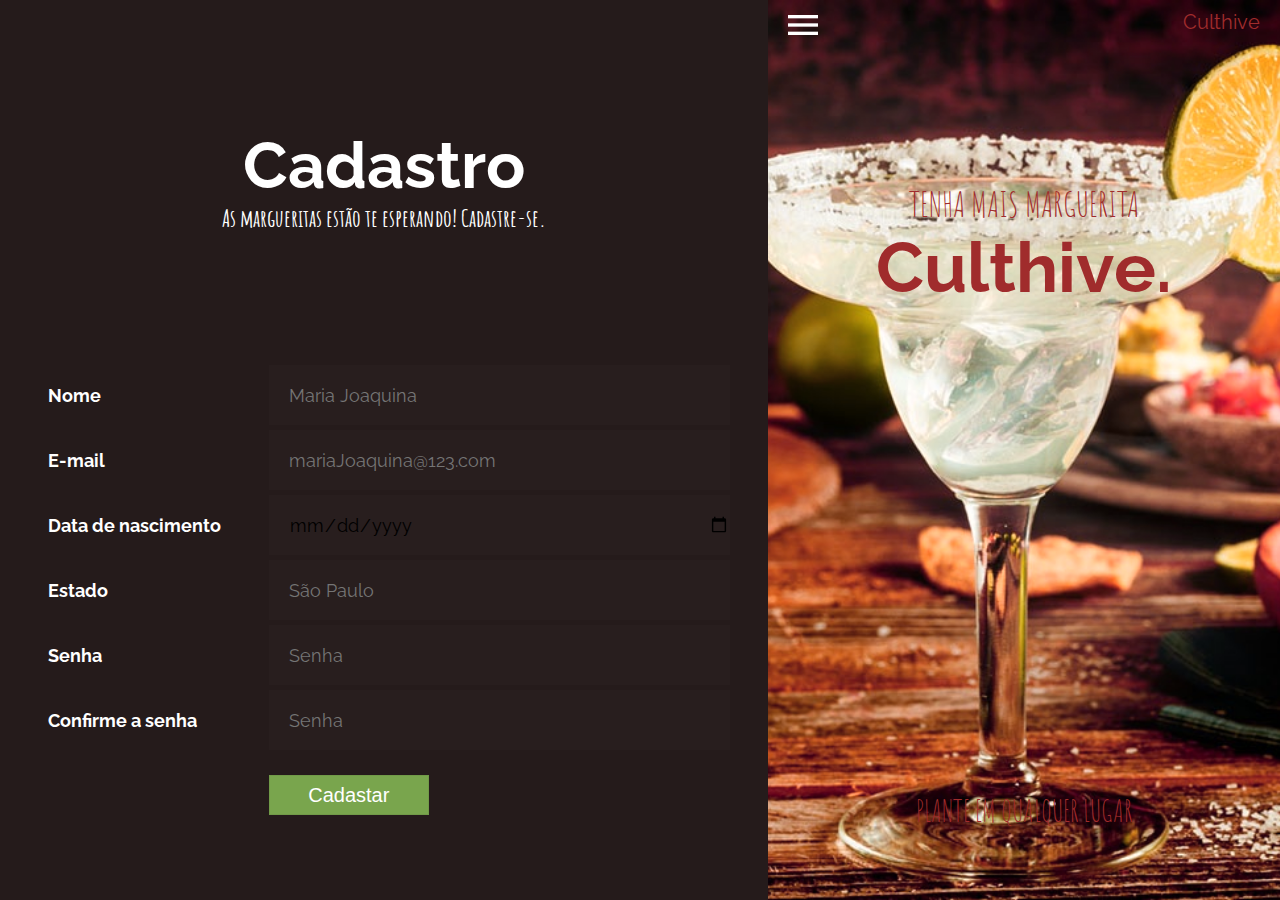
<file: listadeexercicio-main/Cadastro/index.html>
<!DOCTYPE html>
<html lang='pt-br'>
    <head>
        <meta charset='UTF-8' />
        <meta name="viewport" content="width=device-width, initial-scale=1.0">
        <title>Cadastre-se | Site</title>
        <link rel='stylesheet' href='./css/index.css'>
    </head>
    <body>
        <div class='container'>
            <section class='formulario'>
                <form>
                    <div class='titulo'>
                        <h1>Cadastro</h1>
                        <h2>As margueritas estão te esperando! Cadastre-se.</h2>
                    </div>
                    <section>
                        <div>
                            <label for='nome'><span>Nome</span></label>
                            <label for='email'><span>E-mail</span></label>
                            <label for='data'><span>Data de nascimento</span></label>
                            <label for='estado'><span>Estado</span></label>
                            <label for='senha'><span>Senha</span></label>
                            <label for='confSenha'><span>Confirme a senha</span></label>
                        </div>
                        <div>
                            <input type='text' placeholder='Maria Joaquina' id='nome' class='input' required/>
                            <input type='email' placeholder='mariaJoaquina@123.com' id='email' class='input' required/>
                            <input type='date' placeholder='Dez 10, 2001' id='data' class='input' required/>
                            <input type='text' placeholder='São Paulo' id='estado' class='input' required/>
                            <input type='password' placeholder='Senha' id='senha' class='input' required/>
                            <input type='password' placeholder='Senha' id='confSenha' class='input' required/>
                            <button type='submit'>Cadastar</button>
                        </div>
                    </section>
                </form>
            </section>
            <section class='flier'>
                <div class='flier-overlay'>
                    <header>
                        <a href='#'>
                            <img src='./image/list.svg' alt='botão de menu' />
                        </a>
                        <span>Culthive</span>
                    </header>
                    <main>
                        <section>
                            <span>TENHA MAIS MARGUERITA</span>
                            <h1>Culthive.</h1>
                        </section>
                        <span>PLANTE EM QUALQUER LUGAR</span>
                    </main>
                </div>
                <img src='./image/marguerita.png' alt=''/>
            </section>
        </div>
    </body>
</html>
</file>
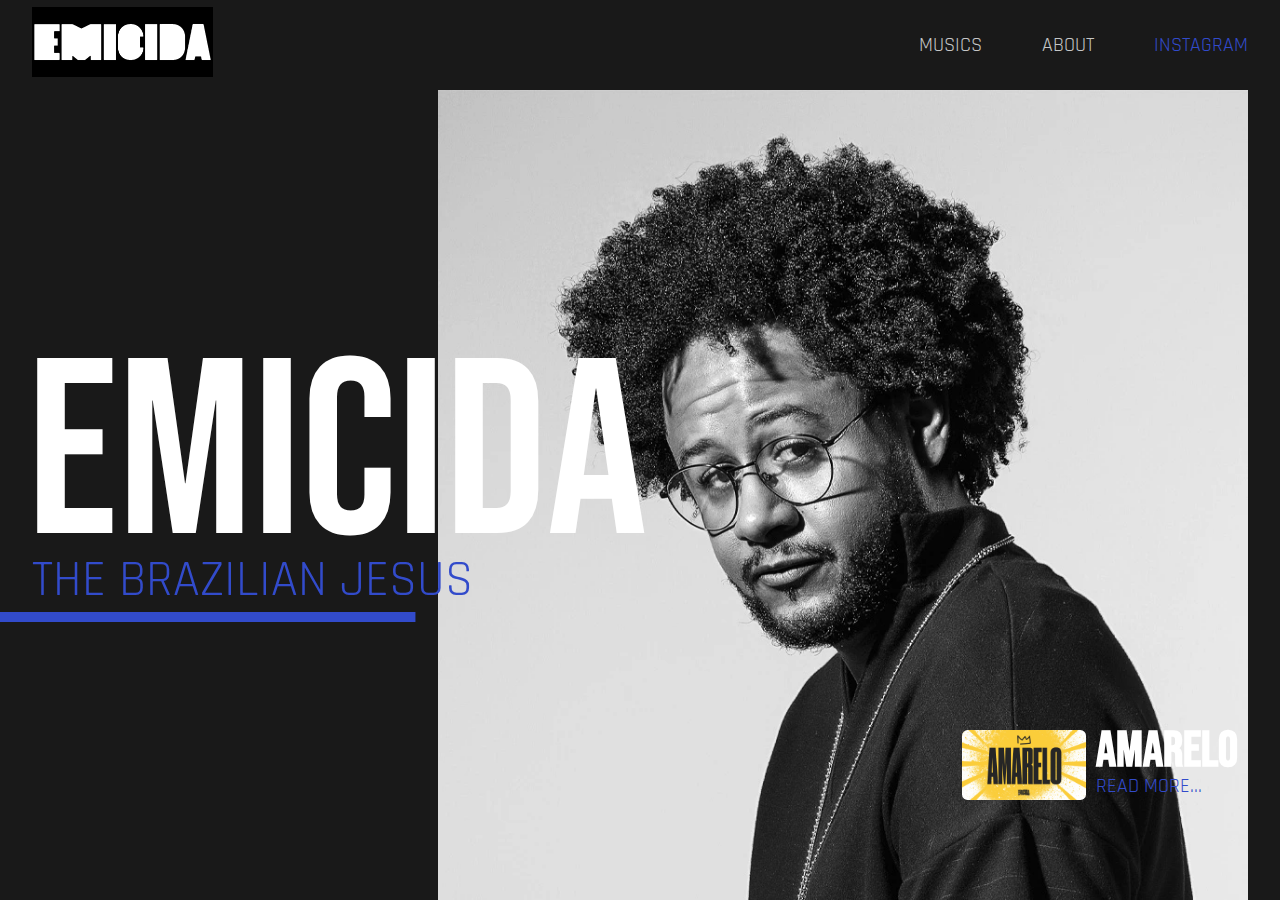
<file: listadeexercicio-main/Hideo/index.html>
<!DOCTYPE html>
<html lang="pt-br">
<head>
    <meta charset="UTF-8">
    <meta name="viewport" content="width=device-width, initial-scale=1.0">
    <link rel='shortcut icon' href='./image/logo.png' />
    <link rel='stylesheet' href='./css/index.css' />
    <title>EMICIDA THE JESUS BRAZILIAN</title>
</head>
<body>
    <section>
        <header class='menu'>
            <nav>
                <a href="#" id='logo'>
                    <img src="./image/logo.png" alt="" />
                </a>
                <div>
                    <a href="#" target="_blank">
                        MUSICS
                    </a>
                    <a href="#" target="_blank">
                        ABOUT
                    </a>
                    <a href="https://www.instagram.com/emicida/?hl=pt-br" target="_blank">
                        INSTAGRAM
                    </a>
                </div>
            </nav>
        </header>
        <main class='corpo'>
            <div class="perfil">
                <div class='text'>
                    <span>
                        EMICIDA
                    </span>
                    <span>
                        THE BRAZILIAN JESUS
                    </span>
                </div>
                <div class='preview'>
                    <article>
                        <img src="./image/death.png" alt="">
                        <main>
                            <h1>AMARELO</h1>
                            <a href="#">
                                <span>READ MORE...</span>
                            </a>
                        </main>
                    </article>
                </div>
            </div>
        </main>
    </section>
</body>
</html>
</file>
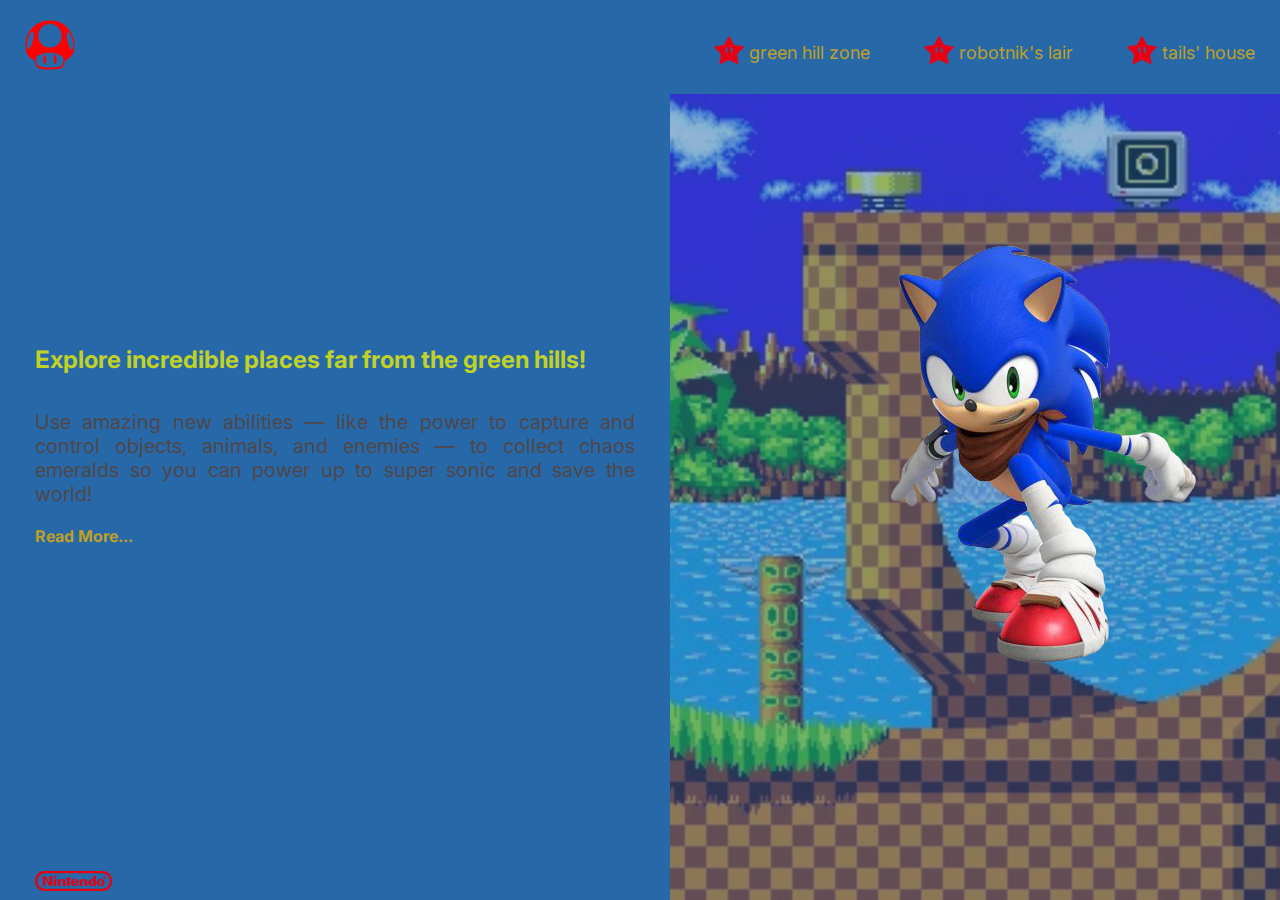
<file: listadeexercicio-main/Landing/index.html>
<!DOCTYPE html>
<html lang="pt-br">
<head>
    <meta charset="UTF-8">
    <meta name="viewport" content="width=device-width, initial-scale=1.0">
    <link rel='shortcut icon' href='./image/iconTab.png' />
    <title>Super Mario Universe</title>
    <link rel='stylesheet' href='./css/index.css' />
</head>
<body>
    <section class='landing'>
        <nav>
            <a href="" id='logo'>
                <img src='./image/logo.png' alt='logo' />
            </a>
            <div>
                <a href=""><img src="./image/star.png" alt=""> green hill zone</a>
                <a href=""><img src="./image/star.png" alt=""> robotnik's lair</a>
                <a href=""><img src="./image/star.png" alt=""> tails' house</a>
            </div>
        </nav>
        <main>
            <article>
                <div>
                    <h1>Explore incredible places far from the green hills!</h1>
                    <p>Use amazing new abilities — like the power to capture and control objects, animals, and enemies — to collect chaos emeralds so you can power up to super sonic and save the world!</p>
                    <a href="">Read More...</a>
                </div>
                <footer>
                    <a href="https://www.nintendo.com/pt_BR/" target="_blank">
                        <img src="./image/nintendo.png" alt="nintendo">
                    </a>
                    <a href=""></a>
                </footer>
            </article>
            <div id="character">
                <img src="./image/mario.png" alt="">
            </div>
            <div id='bg'>
                <img src="./image/bg.png" alt="" >
            </div>
        </main>
    </section>
</body>
</html>
</file>
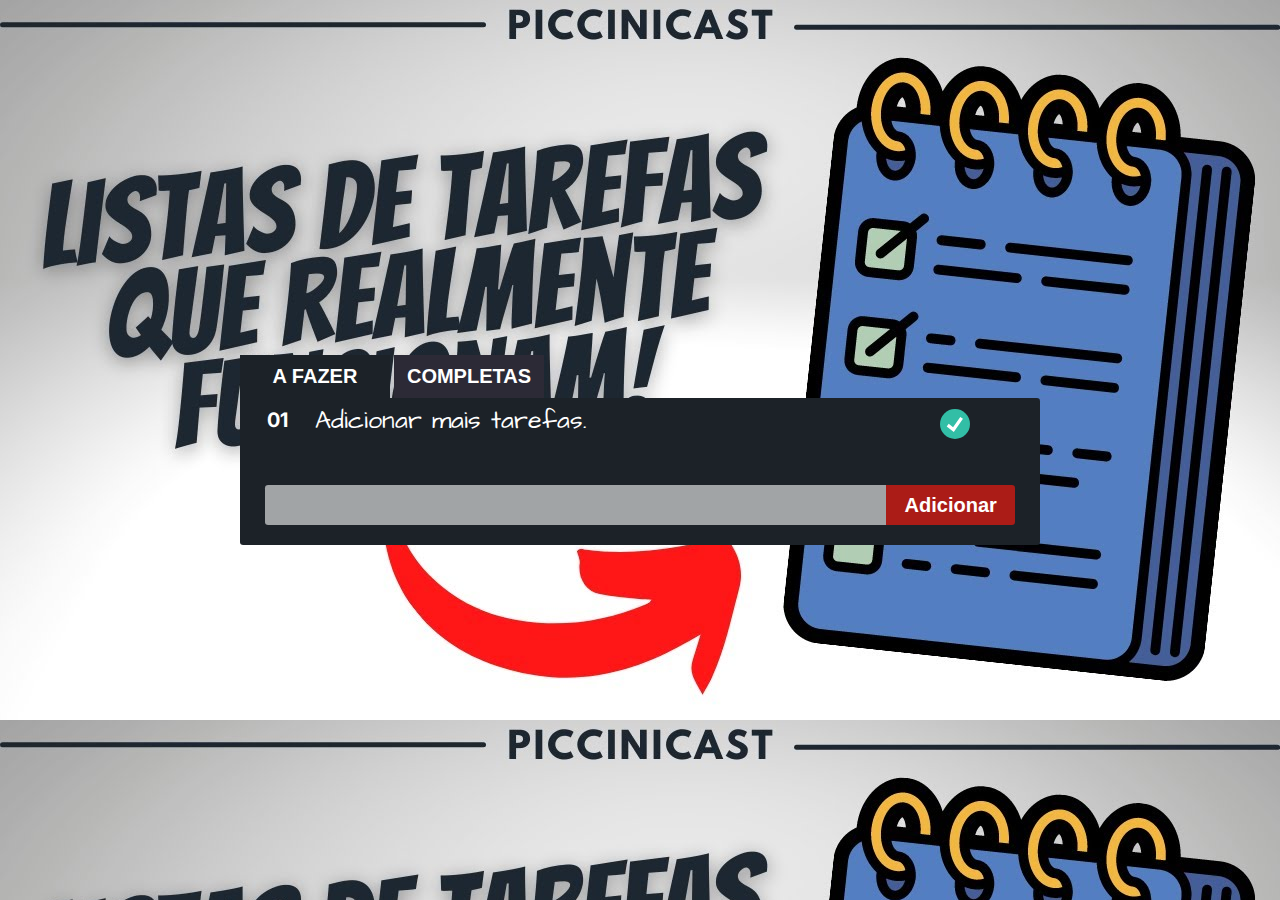
<file: listadeexercicio-main/Lista/index.html>
<!DOCTYPE html>
<html lang='pt-br'>
    <head>
        <meta charset='utf-8' />
        <meta name="viewport" content="width=device-width, initial-scale=1.0">
        <title>Lista</title>
        <script src='./javascript/index.js' defer ></script>
        <link rel='stylesheet' href='./css/index.css' />
    </head>
    <body>
        <main class="container">
            <nav>
                <button class="tab-button" onclick="LoadList(JSON.parse(localStorage.getItem('lists')).tasks);" id='tasks'>A FAZER</button>
                <button class="tab-button" onclick="LoadList(JSON.parse(localStorage.getItem('lists')).complete, false);" id='complete'>COMPLETAS</button>
            </nav>
            <ul class="list-container">
                <li class="list-item">
                    <h2>1</h2>
                    <span>Titulo 1</span>
                    <button class="list-item-complete">X</button>
                </li>
            </ul>
            <form onsubmit="AddTask()" action="" id='addTask'>
                <div class="list-item">
                    <input type="text" name="" id="item" required>
                    <button type="submit">Adicionar</button>
                </div>
            </form>
        </main>
    </body>
</html>
</file>
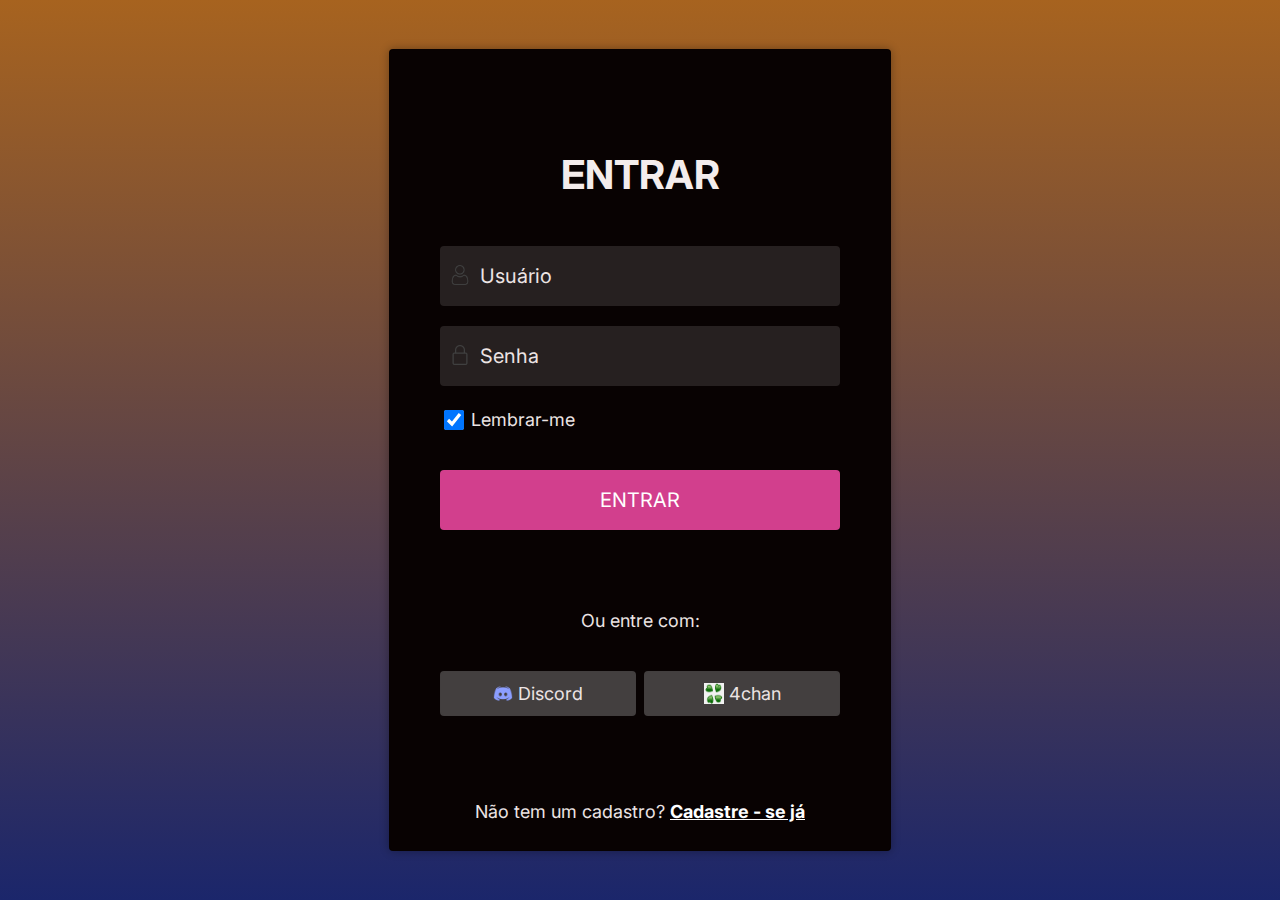
<file: listadeexercicio-main/Login/index.html>
<!DOCTYPE html>
<html lang='pt-br'>
    <head>
        <meta name="viewport" content="width=device-width, initial-scale=1.0">
        <meta charset='UTF-8' />
        <title>Formulario | Site</title>
        <link rel='stylesheet' href='./index.css'/>
    </head>
    <body>
        <main class='login'>
            <section>
                <form onsubmit="alert('parabéns! voce entrou no ifms')" method="GET">
                    <h1>ENTRAR</h1>
                    <img src='./image/user.png' id='user-img' alt='Usuario'/>
                    <input type='text' id='user' placeholder='Usuário' required/>
                    <img src='./image/lock.png' id='password-img' alt='Cadeado'/>
                    <input type='password' id='password' placeholder='Senha' required/>
                    <input type="checkbox" checked id='remember' />
                    <span>Lembrar-me</span>
                    <input type='submit' value='ENTRAR' />
                    <span>Ou entre com:</span>
                    <div>
                        <button id='google'><div><img src='./image/facebook.png' alt='Logo Facebook' /><span>Discord</span></div></button>
                        <button id='google'><div><img src='./image/google.png' alt='Logo Google' /><span>4chan</span></div></button>
                    </div>
                    <span>Não tem um cadastro? <a href='#'>Cadastre&nbsp;-&nbsp;se&nbsp;já</a></span>
                </form>
            </section>
        </main>
    </body>
</html>
</file>
<file: listadeexercicio-main/Cadastro/css/index.css>
@import url('https://fonts.googleapis.com/css2?family=Raleway:wght@300&display=swap');
@import url('https://fonts.googleapis.com/css2?family=Amatic+SC&display=swap');
body{
    margin: 0;
    padding: 0;
    height: 100vh;
    background: rgb(242, 242, 242);
}
.container{
    display: flex;
}

/* #redion FORMULARIO */
.container .formulario{
    margin: 0;
    height: 100vh;
    width: 60vw;
    background: rgb(37, 27, 27);
    color: white;
}
.formulario .titulo{
    margin: auto;
    text-align: center;
    display: flex;
    flex-direction: column;
    flex-wrap: wrap;
    justify-content: center;
    align-items: center;
    height: 40vh;
}
.formulario .titulo h1{
    font-family: 'Raleway';
    font-size: 65px;
    margin: 0;
    display: block;
}
.formulario .titulo h2{
    display: block;
    font-family: 'Amatic SC';
    margin: 0;
}
.formulario form section{
    margin: 0;
    padding: 0;
    display: flex;
    flex-direction: row;
    flex-wrap: wrap;
    justify-content: center;
    align-items: flex-start;
    padding-bottom: 50px;
}

.formulario div:first-of-type{
    width: 30%;
}
.formulario div:last-of-type{
    width: 60%;
}
.formulario div label{
    font-family: 'Raleway';
    font-size: 18px;
    font-weight: bold;
    display: flex;
    margin: 5px 0;
    margin-left: 10px;
    align-items: center;
    height: 60px;
}
.formulario div label span{
    display: block;
}
.formulario div .input{
    font-family: 'Raleway';
    font-size: 18px;
    background: rgba(146, 127, 127, 0.035);
    height: 60px;
    display: block;
    margin: 5px 10px 5px 0;
    padding: 0;
    border: 0;
    width: 100%;
}
.formulario div input[type=text], input[type=password], input[type=email]{
    text-indent: 20px;
}
.formulario div input[type=date]{
    text-indent: 10px;
}
.formulario div button{
    outline: none;
    border: solid 1px rgba(0, 0, 0, 0.063);
    background: #79a54d;
    color: white;
    height: 40px;
    width: 160px;
    font-size: 20px;
    margin-top: 20px;
}
.formulario div button:hover{
    cursor: pointer;
    background: hsl(90, 49%, 57%);
}
/* #endredion FORMULARIO */
/* #region FLIER */
.container .flier{
    position: relative;
    height: 100vh;
    width: 40vw;
    background: rgb(41, 36, 36);
}
.flier img{
    position: absolute;
    width: 100%;
    height: 100%;
    filter: hue-rotate(-20deg);
    object-fit: cover;
    top:0;
    z-index: 1;
}
.flier-overlay{
    z-index: 2;
    height: 100vh;
    position: relative;
    color: rgb(160, 44, 44);
}
.flier-overlay header{
    font-family: 'Raleway';
    display: flex;
    justify-content: space-between;
    margin: 0px 20px;
    padding-top: 10px;
}
.flier-overlay header a img{
    position: relative;
    width: 30px;
    height: auto;
    object-fit: contain;
}
.flier-overlay header span{
    font-size: 20px;
}
.flier-overlay main span{
    font-family: 'Amatic SC';
}
.flier-overlay main section{
    position: absolute;
    top: 30%;
    left: 50%;
    transform: translate(-50%, -70%);
    text-align: center;
}
.flier-overlay main section span{
    font-size: 35px
}
.flier-overlay main section h1{
    font-family: 'Raleway';
    font-size: 70px;
    margin: 0;
}
.flier-overlay main span:last-child{
    position: absolute;
    top: 90%;
    left: 50%;
    transform: translate(-50%, -50%);
    font-size: 30px;
}
/* #endregion FLIER */

/* Responsividade */
@media only screen and (max-width: 900px){
    body{
        height: auto;
    }
    .container{
        height: 100%;
        flex-direction: column-reverse;
        
    }
    .container .formulario{
        width: 100%;
        height: 100%;
    }
    .formulario .titulo:last-of-type{
        height: 15vh;
        width: 300px;
    }
    .container .flier{
        width: 100%;
        height: 30vh;
    }
    .flier-overlay{
        height: 40%;
    }
    .flier-overlay header{
        margin: 0px 10px;
    }
    .flier-overlay header span{
        display: none;
    }
    .flier-overlay main section{
        top: 90%;
        left: 50%;
        transform: translate(-50%, -20%);
        text-align: center;
    }
    .flier-overlay main span:last-child{
        display: none;
    }
    .flier-overlay main section span{
        display: none;
    }
}
@media only screen and (max-width: 400px){
    .container .flier{
        width: 100%;
        height: 30vh;
    }
    .flier-overlay main section h1{
        font-family: 'Raleway';
        font-size: 60px;
        margin: 0;
    }
    .formulario .titulo h1{
        font-size: 30px;
    }
    .formulario div label, .formulario div .input{
        font-size: 15px;
    }
}
</file>
<file: listadeexercicio-main/Hideo/css/index.css>
@import url('https://fonts.googleapis.com/css2?family=Rajdhani&display=swap');
@import url('https://fonts.googleapis.com/css2?family=Bebas+Neue&display=swap');
:root{
    --main-color: #191919;
    --text-color: #c5c7c7;
    --text-color-2: white;
    --highlight-color: #324bcb;
    --text-size-title: 250px;
    --text-size-subtitle: 50px;
    --text-size-links: 20px;
}
body{
    margin: 0px;
    padding: 0px;
    height: 100vh;
}
section{
    height: 100vh;
    background: var(--main-color);
    display: flex;
    flex-direction: column;
    align-items: center;
}

.menu{
    width: 95%;
    height: 10%;
}
.menu nav{
    height: 100%;
    display: flex;
    justify-content: space-between;
    align-items: center;
}
.menu nav a{
    font-size: var(--text-size-links);
    font-family: 'Rajdhani';
    color: var(--text-color);
    text-decoration: none;
    margin-left: 55px;
}
.menu nav a:hover{
    color: var(--text-color-2);
}
.menu nav a:last-of-type{
    color: var(--highlight-color);
}
.menu nav a:last-of-type:hover{
    color: var(--text-color-2);
}
#logo{
    margin: 0;
}
#logo img{
    height: 70px;
    filter: invert();
}
.corpo{
    height: 90%;
    position: relative;
    width: 95%;
    display: flex;
    flex-direction: row;
    justify-content: space-between;
    margin: 0;
    padding: 0;
}
.perfil{
    width: 100%;
    color: var(--text-color-2);
    display: flex;
    flex-direction: row;
    justify-content: center;
    background-image: url('../image/kojima.png');
    background-size: contain;
    background-repeat: no-repeat;
    background-position: right bottom;
}
.text{
    align-self: center;
    display: flex;
    flex-direction: column;
    width: 70%;
}
.text span:nth-of-type(1){
    font-family: 'Bebas Neue';
    font-size: var(--text-size-title);
    line-height: 180px;
    margin: 0;
    padding: 0;
    transform: translateX(-5px);
}
.text span:nth-of-type(2){
    font-family: 'Rajdhani';
    font-size: var(--text-size-subtitle);
    color: var(--highlight-color)
}
.text span:nth-of-type(2)::after{
    display: block;
    content: "";
    transform: translateX(-10%);
    width: 50%;
    height: 10px;
    background-color: var(--highlight-color);
}
.preview{
    height: auto;
    width: 30%;
    height: 100%;
    display: flex;
    justify-content: flex-end;
    align-items: flex-end;
}
.preview article{
    height: 70px;
    margin-bottom: 100px;
    display: flex;
    align-items: flex-start;
    color: var(--text-color-2);
}
.preview article main{
    font-family: 'Bebas Neue';
    padding: 0 10px;
    display: flex;
    flex-direction: column;
    justify-content: flex-start;
    align-items: flex-start;
}
.preview article img{
    height: 70px;
    border-radius: .35rem;
}
.preview article main h1{
    vertical-align: bottom;
    line-height: 85%;
    height: 70%;
    font-size: var(--text-size-subtitle);
    margin: 0;
}
.preview article main a{
    color: var(--highlight-color);
    text-decoration: none;
}
.preview article main a:hover{
    color: var(--text-color-2);
}
.preview article main a span{
    width: auto;
    display: block;
    font-family: 'Rajdhani';
    font-size: var(--text-size-links);
    margin: 0;
    padding: 0;
}
@media only screen and (max-width: 600px) {
    :root{
        --main-color: #191919;
        --text-color: #c5c7c7;
        --text-color-2: white;
        --highlight-color: #324bcb;
        --text-size-title: 100px;
        --text-size-subtitle: 30px;
        --text-size-links: 15px;
    }
    #logo{
        height: 100%;
        display: flex;
        align-items: center;
    }
    #logo img{
        height: 90%;
    }
    .menu nav div{
        width: 100%;
        display: flex;
        flex-direction: row;
        justify-content: space-evenly;
    }
    .menu nav a{
        font-size: var(--text-size-links);
        font-family: 'Rajdhani';
        color: var(--text-color);
        text-decoration: none;
        margin-left: 25px;
    }
    .menu nav a:nth-of-type(3){
        display: none;
    }
    .corpo{
        justify-content: flex-start;
        align-items: flex-start;
    }
    .perfil{
        height: 100%;
        justify-content: flex-start;
        align-items: flex-start;
    }
    .text{
        align-self: center;
        display: flex;
        flex-direction: column;
        width: 95%;
        height: 95%;
    }
    .text span:nth-of-type(1){
        font-family: 'Bebas Neue';
        font-size: var(--text-size-title);
        line-height: 80px;
    }
    .text span:nth-of-type(2)::after{
        display: block;
        content: "";
        transform: translateX(-36%);
        width: 70%;
        height: 10px;
        background-color: var(--highlight-color);
    }
    .preview{
        display: none;
    }
}
</file>
<file: listadeexercicio-main/Landing/css/index.css>
@import url('https://fonts.googleapis.com/css2?family=Inter&display=swap');
        :root{
            --bg-color: rgb(39, 104, 169);
            --text-color: #bea027;
            --text-color-hover: #ffc9ca;
            --text-menu-size: 18px;
            --text-title-size: 24px;
            --text-subtitle-size: 20px;
            --text-subtitle-color: #504748;
        }
        body{
            font-family: 'Inter';
            margin:0;
            padding: 0;
            background: var(--bg-color);
        }
        .landing{
            width: 100%;
            height: 100vh;
            display: flex;
            flex-direction: column;

        }
        .landing nav{
            z-index: 2;
            height: auto;
            display: flex;
            flex-direction: row;
            justify-content: space-between;
            align-items: center;
            width: 100%;
        }
        .landing nav div a{
            position: relative;
            margin: 0px 25px;
            text-decoration: none;
            font-size: var(--text-menu-size);
            color: var(--text-color);
            transition: .2s color ease-in-out;
        }
        .landing nav div a:hover{
            color: var(--text-color-hover);
        }
        .landing nav div a img{
            transition: .2s filter ease-in-out;
            filter: invert(16%) sepia(70%) saturate(4646%) hue-rotate(345deg) brightness(89%) contrast(121%);
            transform: translateY(18%);
            width: 30px;
        }
        .landing nav div a:hover img{
            filter: invert(93%) sepia(17%) saturate(1607%) hue-rotate(292deg) brightness(112%) contrast(108%);        }

        #logo{
            margin: 20px 25px;
        }
        #logo img{
            width: 50px;
        }
        .landing main{
            height: 100%;
            display: flex;
            flex-direction: row;
        }
        .landing main article{
            display: flex;
            flex-direction: column;
            justify-content: center;
            align-self: center;
            margin: 0 35px;
            max-width: 600px;
            height: 100%;
        }
        .landing main article div{
            flex: 6;
            display: flex;
            flex-direction: column;
            justify-content: center;
        }
        .landing main article div h1{
            font-size: var(--text-title-size);
            color:#c0d127;
        }
        .landing main article div p{
            color: var(--text-subtitle-color);
            font-size: var(--text-subtitle-size);
            text-align: justify;
        }
        .landing main article div a{
            color: var(--text-color);
            font-size: var(--text-subtitle-size) -2;
            text-decoration: none;
            font-weight: bold;
            width: 100px;
        }
        .landing main article div a:hover{
            color: var(--text-color-hover);
        }
        .landing main article footer{
            display: flex;
            align-items: flex-end;
            flex: 1;
            margin-bottom: 5px;
        }
        .landing main article footer a img{
            max-height: 20px;
        }
        .landing main div{
            width: 100%;
        }
        #bg{
            overflow: hidden;
        }
        #bg img{
            z-index: 1;
            width: 100%;
            height: 100%;
            object-fit: cover;
            filter: opacity(.5);
        }
        #character{
            z-index: 1;
            position: absolute;
            top: 20%;
            left: 60%;
            width: auto;
            animation: Mario 1s infinite alternate ease-in-out;
        }
        @keyframes Mario{
            from {
                transform: rotate(-.5deg);
            }
            to {
                transform: rotate(.5deg);
            }
        }
</file>
<file: listadeexercicio-main/Lista/css/index.css>
@import url('https://fonts.googleapis.com/css2?family=Architects+Daughter&family=Inter&display=swap');
:root{
    --text-color-1: white;
    --main-container-color: #b5179e;
    --color1: #f72585;
    --color2: #2c2a36;
    --color3: #374f56;
    --color4: #1c2228;
    --radius: .20rem;
}
body{
    font-family: 'Inter';
    padding: 0;
    margin: 0;
    background-image: url("../image/blackjesus.jpg");
    color: white;
    min-height: 100vh;
    display: flex;
    flex-direction: column;
    justify-content: center;
    align-items: center;
}
.tab-button{
    outline: none;
    border: none;
    padding: 10px;
    width: 150px;
    color: var(--text-color-1);
    background: var(--color2);
    font-size: 20px;
    font-weight: bold
}
.tab-button:disabled{
    background: var(--color4);
}
.container{
    margin: 0 20px;
    width: 800px;
}
.list-container{
    margin: 0;
    padding: 0px;
    background: var(--color4);
    border-top-right-radius: var(--radius);
}
.list-container .list-item:nth-child(even){
    background: rgba(0, 0, 0, 0.152);
}
.list-item{
    display: flex;
    justify-content: space-between;
    align-content: center;
    padding: 10px 0px;
    margin: 0;
}
.list-item h2{
    text-align: center;
    font-size: 20px;
    margin: 0 10px;
    width: 10%;
}
.list-item span{
    font-size: 25px;
    line-height: 25px;
    width: 100%;
    font-family: 'Architects Daughter';
}
#addTask{
    margin: 0;
    padding: 20px 5px 10px;
    background: var(--color4);
    border-bottom-left-radius: var(--radius);
    border-bottom-right-radius: var(--radius);
}
#addTask button{
    width: 20%;
    border: none;
    height: 40px;
    font-weight: bold;
    font-size: 20px;
    border-top-right-radius: var(--radius);
    border-bottom-right-radius: var(--radius);
    color: white;
    padding: 0 10px;
    margin-right: 20px;
    background: rgb(171, 28, 23);
}
#addTask button:hover{
    background: rgb(106, 13, 13);
}
.list-item input{
    width: 100%;
    border: none;
    padding: 0;
    margin: 0;
    margin-left: 20px;
    background: rgba(255, 255, 255, 0.59);
    border-top-left-radius: var(--radius);
    border-bottom-left-radius: var(--radius);
    outline: none;
    text-indent: 10px;
    color: white;
    font-size: 20px;
    font-family: 'Architects Daughter';
}

.list-item-complete{
    position: relative;
    text-align: center;
    border: none;
    background-color: transparent;
    color: white;
    font-size: 20px;
    font-weight: bold;
    margin: 0 8%;
    outline: none;
}
.list-item-complete img{
    position: relative;
    height: 30px;
    width: 30px;
}
.list-item-complete img:hover{
   filter: saturate(150%);
}
.list-item-delete{
    position: relative;
    text-align: center;
    border: none;
    background-color: transparent;
    color: white;
    font-size: 20px;
    font-weight: bold;
    margin: 0 1%;
    outline: none;
}
.list-item-delete img{
    position: relative;
    height: 30px;
    width: 30px;
}
.list-item-delete img:hover{
   filter: saturate(150%);
}
.list-item-readd{
    position: relative;
    text-align: center;
    border: none;
    background-color: transparent;
    color: white;
    font-size: 20px;
    font-weight: bold;
    margin: 0 4%;
    margin-left: 0%;
    outline: none;
}
.list-item-readd img{
    position: relative;
    height: 30px;
    width: 30px;
}
.list-item-readd img:hover{
   filter: saturate(150%);
}
</file>
<file: listadeexercicio-main/Login/index.css>
@import url('https://fonts.googleapis.com/css2?family=Inter&display=swap');            
:root{
    --main-bg-color: rgb(8, 2, 2);
    --main-text-color: rgb(243, 236, 236);
    --radius: .25rem;
    --login-input-color: rgba(248, 246, 246, 0.124);
    --login-text-color: rgb(236, 228, 228);
    --login-input-height: 60px;
    --login-input-width: 100%;
}
body{
    font-family: 'Inter';
    margin: 0;
    padding: 0;
    width: 100vw;
    height: 100vh;
    background: rgb(41, 111, 82);
    background: linear-gradient(180deg, rgb(167, 99, 31) 0%, rgb(27, 38, 107) 100%);
}
.login{
    flex: 1;
    color: var(--main-text-color);
}
.login section{
    position: absolute;
    top: 50%;
    left: 50%;
    transform: translate(-50%, -50%);
    width: 500px;
    height: 800px;
    background-color: var(--main-bg-color);
    border-radius: var(--radius);
    border: solid 1px rgba(0, 0, 0, 0.029);
    box-shadow: 0px 0px 10px rgba(0, 0, 0, 0.33);
}
.login form{
    position: relative;
    display: block;
    width: 80%;
    height: 80%;
    margin: auto;
    margin-top: 20%;
    padding: 0;
}
.login h1{
    margin-top: 0;
    font-size: 40px;
    text-align: center;
}
.login input{
    font-family: 'Inter';
    margin-top: 20px;
    border: none;
    font-size: 20px;
    color: var(--login-text-color);
    border-radius: var(--radius);
    height: var(--login-input-height);
    width: var(--login-input-width);
}
.login input[type=submit]{
    display: block;
}
.login input[type=text], input[type=password]{
    background: var(--login-input-color);
    text-indent: 40px;
    margin: auto;
    margin-top: 20px;
    padding: 0;
    outline: none;
    border: 0;
}
.login input[type=submit]{
    margin-top: 40px;
    background: #d23f8d;
    color: white;
    transition: background .3s;
}
.login input[type=submit]:hover{
    background: #1eab41;
}
.login #user-img, #password-img{
    position: absolute;
    transform: translate(50%, 195%);
    width: 20px;
    height: 20px;
}
.login input::placeholder{
    color: var(--login-text-color);
    font-size: 20px;
}
.login input[type=checkbox]{
    height: 20px;
    width: 20px;
    transform: translateY(20%);
}
.login span{
    font-family: 'Inter';
    font-size: 18px;
    color: var(--login-text-color);
}
.login span:nth-of-type(2){
    margin-top: 80px;
    margin-bottom: 40px;
    display: block;
    text-align: center;
}
.login span:nth-of-type(3){
    position: absolute;
    width: 100%;
    bottom: -5%;
    display: block;
    text-align: center;
}
.login span:nth-of-type(3) a{
    color: rgb(255, 255, 255);
    font-weight: bold;
}
.login span:nth-of-type(3) a:hover{
    font-weight: normal;
}
.login form div{
    width: 100%;
    display: flex;
    justify-content: space-between;
}
.login button{
    border-radius: var(--radius);
    border: 1px solid rgba(63, 63, 63, 0.145);
    background-color: rgb(67, 63, 63);
    width: 49%;
    height: 45px;
    transition: background .3s;
}
.login button:hover{
    background-color: var(--login-input-color);
}
.login button div{
    justify-content: center;
    margin: auto;
}
.login button img{
    width: 20px;
    margin-right: 5px;
}

@media only screen and (max-width: 600px){
    .login section{
        width: 80vw;
        height: auto;
        padding-bottom: 110px;
    }
    .login h1{
        margin-bottom: 0;
    }
    .login form{
        margin-top: 5%;
    }
    .login input{
        margin-top: 5px;
    }
    .login input[type=submit]{
        margin-top: 10px;
    }
    .login #user-img{
        position: absolute;
        transform: translate(50%, 195%);
        width: 20px;
        height: 20px;
    }
    .login #password-img{
        position: absolute;
        transform: translate(50%, 125%);
        width: 20px;
        height: 20px;
    }
    .login button{
        overflow: hidden;
    }
    .login button div span{
        font-size: 14px;
    }
    .login span:nth-of-type(2){
        margin-top: 20px;
        margin-bottom: 10px;
        display: block;
        text-align: center;
    }
    .login span:nth-of-type(3){
        position: absolute;
        width: 100%;
        bottom: -20%;
        display: block;
        text-align: center;
    }
}
</file>
